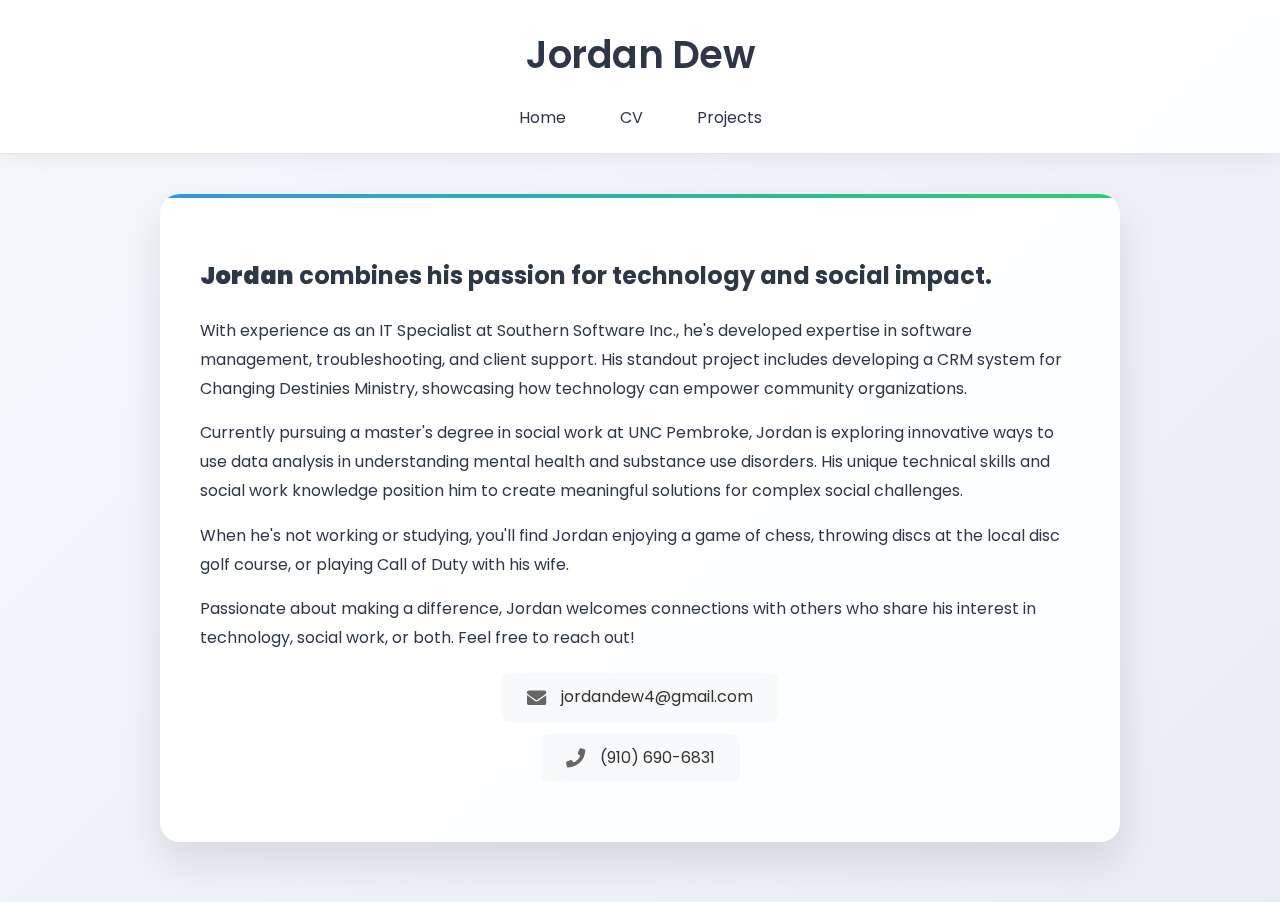
<file: about.html>
<!DOCTYPE html>
<html lang="en">
<head>
    <meta charset="UTF-8">
    <meta name="viewport" content="width=device-width, initial-scale=1.0">
    <title>About - Jordan Dew</title>
    <link rel="stylesheet" href="style.css">
</head>
<body>
    <header class="header">
        <h1>Jordan Dew</h1>
        <nav class="main-nav">
            <a href="index.html">Home</a>
            <a href="cv.html">CV</a>
            <a href="projects.html">Projects</a>
        </nav>
    </header>

    <main class="main-content">
        <section class="about-section">
            <div class="about-text">
                <h2><strong>Jordan</strong> combines his passion for technology and social impact.</h2>

                <p>With experience as an IT Specialist at Southern Software Inc., he's
                developed expertise in software management, troubleshooting, and client
                support. His standout project includes developing a CRM system for
                Changing Destinies Ministry, showcasing how technology can empower
                community organizations.</p>

                <p>Currently pursuing a master's degree in social work at UNC Pembroke,
                Jordan is exploring innovative ways to use data analysis in
                understanding mental health and substance use disorders. His unique technical skills and social work knowledge position him
                to create meaningful solutions for complex social challenges.</p>

                <p>When he's not working or studying, you'll find Jordan enjoying a game
                of chess, throwing discs at the local disc golf course, or playing Call
                of Duty with his wife.</p>

                <p>Passionate about making a difference, Jordan welcomes connections with
                others who share his interest in technology, social work, or both. Feel
                free to reach out!</p>

                <div class="contact-icons">
                    <a href="mailto:jordandew4@gmail.com" class="contact-icon">
                        <i class="fas fa-envelope"></i>
                        jordandew4@gmail.com
                    </a>
                    <a href="tel:9106906831" class="contact-icon">
                        <i class="fas fa-phone"></i>
                        (910) 690-6831
                    </a>
                </div>
            </div>
        </section>
    </main>
</body>
</html>
</file>
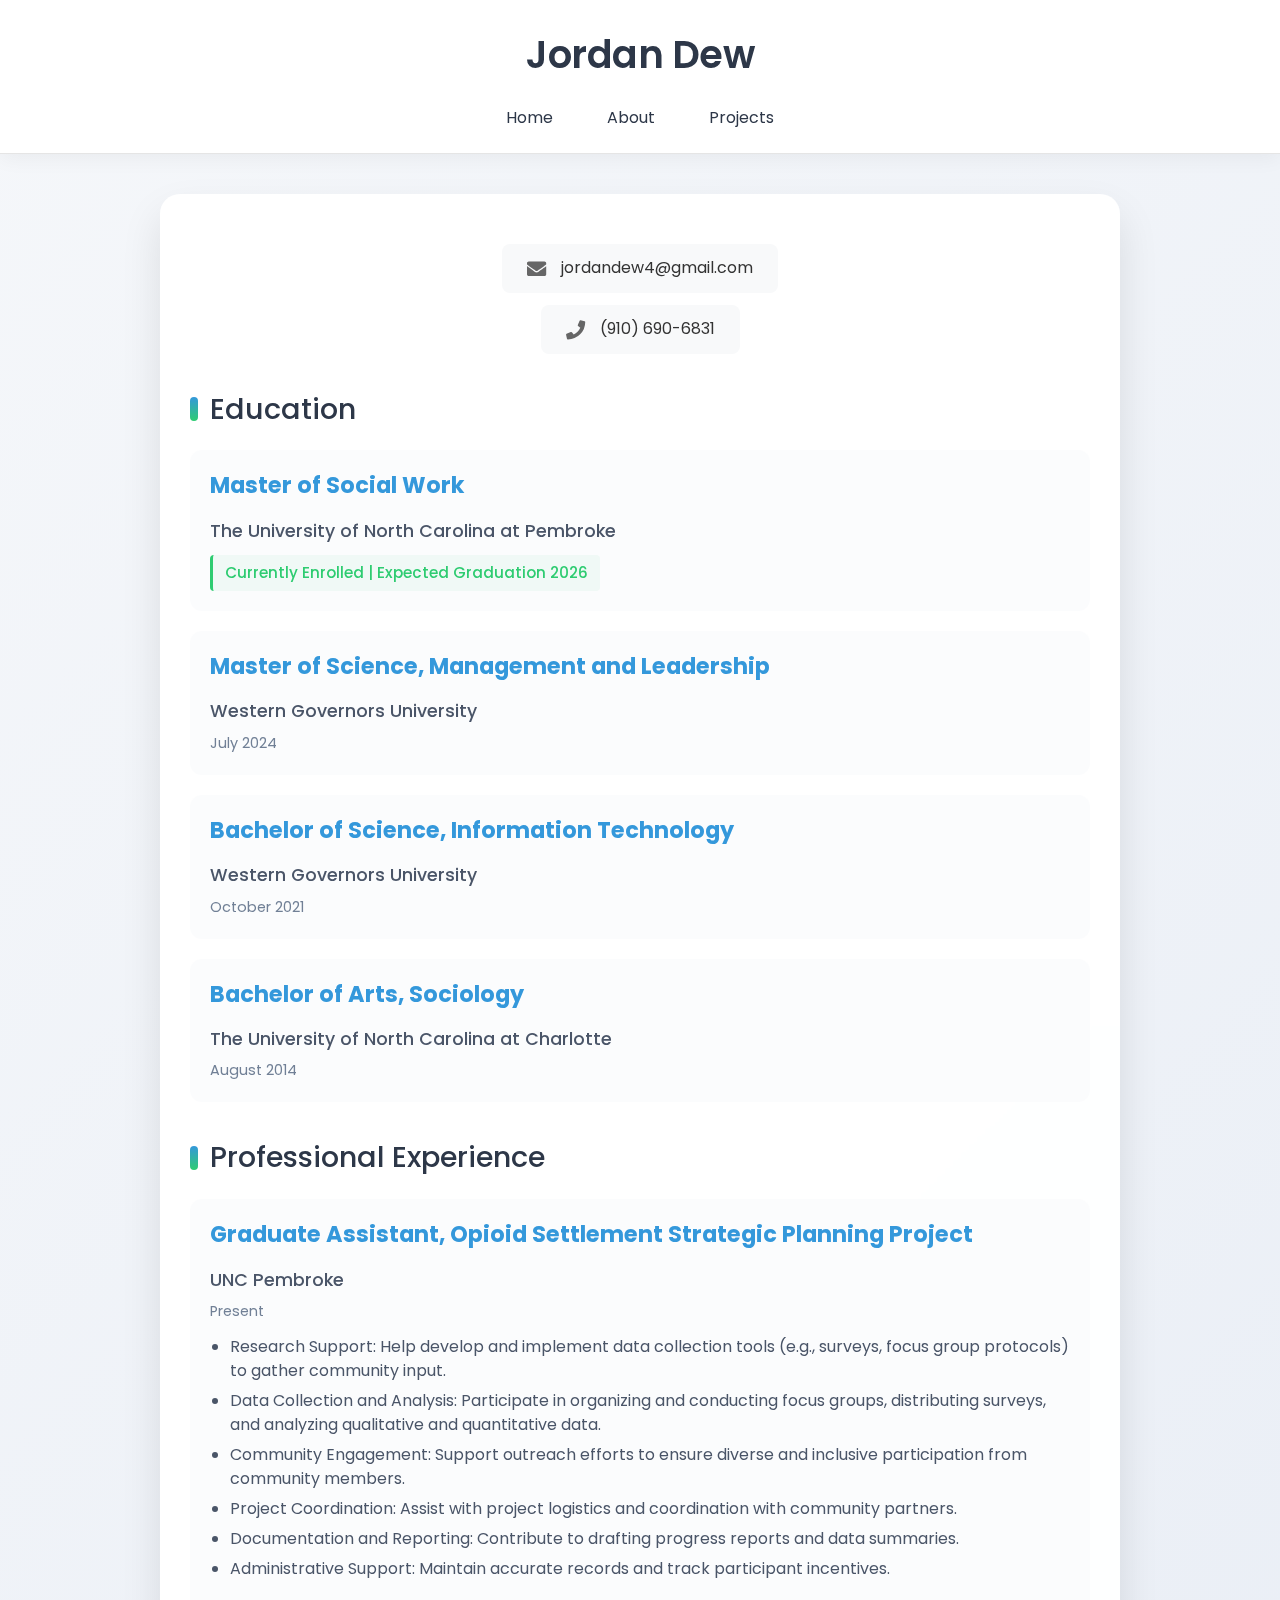
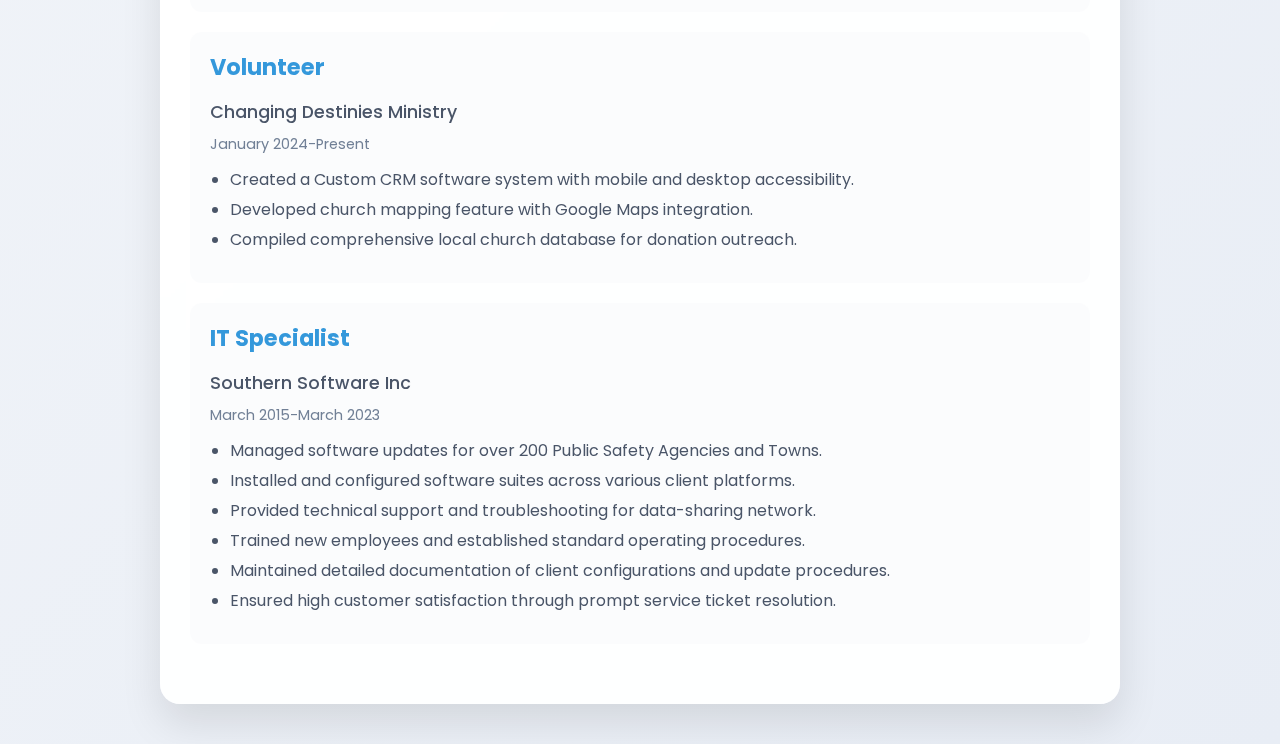
<file: cv.html>
<!DOCTYPE html>
<html lang="en">
<head>
    <meta charset="UTF-8">
    <meta name="viewport" content="width=device-width, initial-scale=1.0">
    <title>CV - Jordan Dew</title>
    <link rel="stylesheet" href="style.css">
    <link rel="stylesheet" href="https://cdnjs.cloudflare.com/ajax/libs/font-awesome/5.15.4/css/all.min.css">
</head>
<body>
    <div class="header">
        <h1>Jordan Dew</h1>
        <nav class="main-nav">
            <a href="index.html">Home</a>
            <a href="about.html">About</a>
            
            <a href="projects.html">Projects</a>
        </nav>
    </div>

    <main class="main-content">
        <div class="cv-container">
            <div class="cv-header">
                <div class="contact-icons">
                    <a href="mailto:jordandew4@gmail.com" class="contact-icon">
                        <i class="fas fa-envelope"></i>
                        jordandew4@gmail.com
                    </a>
                    <a href="tel:9106906831" class="contact-icon">
                        <i class="fas fa-phone"></i>
                        (910) 690-6831
                    </a>
                </div>
            </div>

            <section class="cv-section">
                <h3>Education</h3>
                <div class="cv-item">
                    <h4>Master of Social Work</h4>
                    <p class="institution">The University of North Carolina at Pembroke</p>
                    <p class="current-status">Currently Enrolled | Expected Graduation 2026</p>
                </div>

                <div class="cv-item">
                    <h4>Master of Science, Management and Leadership</h4>
                    <p class="institution">Western Governors University</p>
                    <p class="date">July 2024</p>
                </div>

                <div class="cv-item">
                    <h4>Bachelor of Science, Information Technology</h4>
                    <p class="institution">Western Governors University</p>
                    <p class="date">October 2021</p>
                </div>

                <div class="cv-item">
                    <h4>Bachelor of Arts, Sociology</h4>
                    <p class="institution">The University of North Carolina at Charlotte</p>
                    <p class="date">August 2014</p>
                </div>
            </section>

            <section class="cv-section">
                <h3>Professional Experience</h3>
                <div class="cv-item">
                    <h4>Graduate Assistant, Opioid Settlement Strategic Planning Project</h4>
                    <p class="institution">UNC Pembroke</p>
                    <p class="date">Present</p>
                    <ul>
                        <li>Research Support: Help develop and implement data collection tools (e.g., surveys, focus group protocols) to gather community input.</li>
                        <li>Data Collection and Analysis: Participate in organizing and conducting focus groups, distributing surveys, and analyzing qualitative and quantitative data.</li>
                        <li>Community Engagement: Support outreach efforts to ensure diverse and inclusive participation from community members.</li>
                        <li>Project Coordination: Assist with project logistics and coordination with community partners.</li>
                        <li>Documentation and Reporting: Contribute to drafting progress reports and data summaries.</li>
                        <li>Administrative Support: Maintain accurate records and track participant incentives.</li>
                    </ul>
                </div>

                <div class="cv-item">
                    <h4>Volunteer</h4>
                    <p class="institution">Changing Destinies Ministry</p>
                    <p class="date">January 2024-Present</p>
                    <ul>
                        <li>Created a Custom CRM software system with mobile and desktop accessibility.</li>
                        <li>Developed church mapping feature with Google Maps integration.</li>
                        <li>Compiled comprehensive local church database for donation outreach.</li>
                    </ul>
                </div>

                <div class="cv-item">
                    <h4>IT Specialist</h4>
                    <p class="institution">Southern Software Inc</p>
                    <p class="date">March 2015-March 2023</p>
                    <ul>
                        <li>Managed software updates for over 200 Public Safety Agencies and Towns.</li>
                        <li>Installed and configured software suites across various client platforms.</li>
                        <li>Provided technical support and troubleshooting for data-sharing network.</li>
                        <li>Trained new employees and established standard operating procedures.</li>
                        <li>Maintained detailed documentation of client configurations and update procedures.</li>
                        <li>Ensured high customer satisfaction through prompt service ticket resolution.</li>
                    </ul>
                </div>
            </section>
        </div>
    </main>
</body>
</html>
</file>
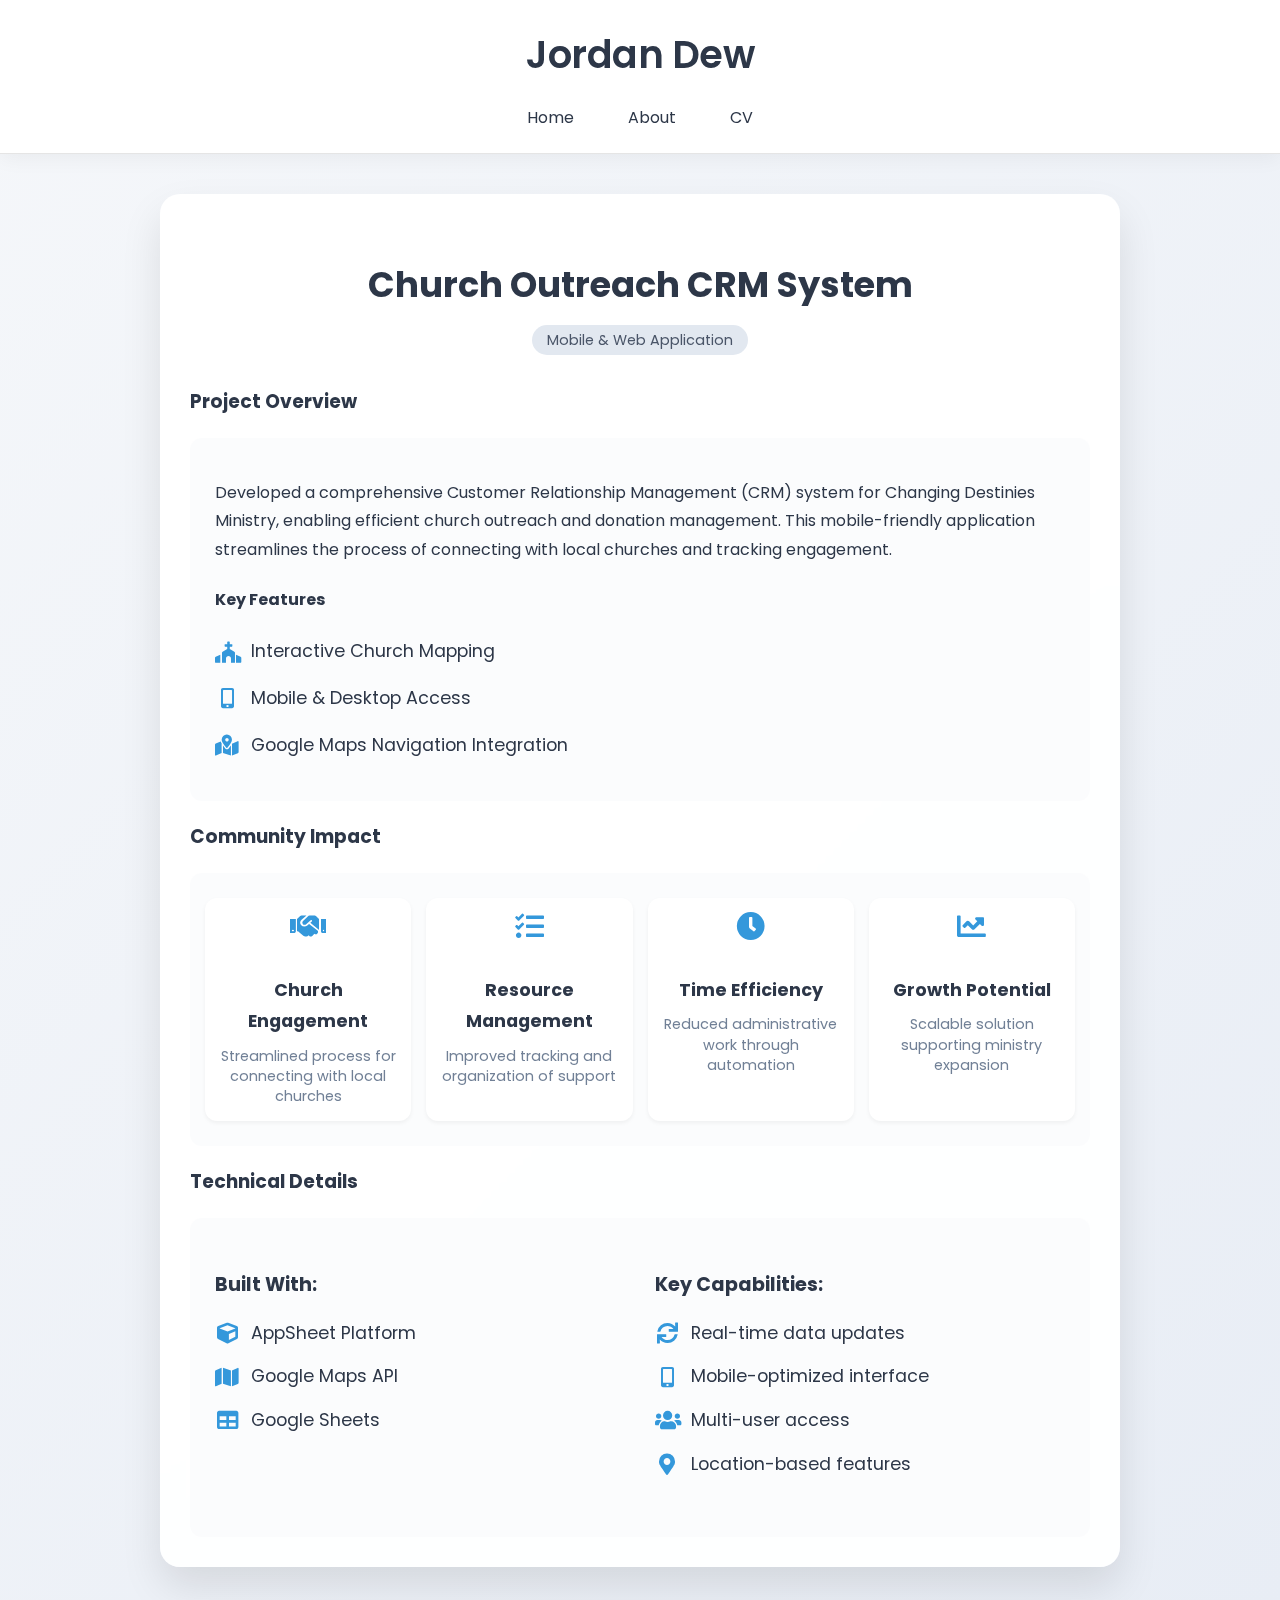
<file: projects.html>
<!DOCTYPE html>
<html lang="en">
<head>
    <meta charset="UTF-8">
    <meta name="viewport" content="width=device-width, initial-scale=1.0">
    <title>Projects - Jordan Dew</title>
    <link rel="stylesheet" href="style.css">
</head>
<body>
    <header class="header">
        <h1>Jordan Dew</h1>
        <nav class="main-nav">
            <a href="index.html">Home</a>
            <a href="about.html">About</a>
            <a href="cv.html">CV</a>
            
        </nav>
    </header>

    <main class="main-content">
        <div class="project-container">
            <div class="project-header">
                <h2>Church Outreach CRM System</h2>
                <span class="project-tag">Mobile & Web Application</span>
            </div>

            <section class="section project-section overview">
                <h3>Project Overview</h3>
                <div class="project-content">
                    <p>Developed a comprehensive Customer Relationship Management (CRM) system for Changing Destinies Ministry, enabling efficient church outreach and donation management. This mobile-friendly application streamlines the process of connecting with local churches and tracking engagement.</p>

                    <div class="key-features">
                        <h4>Key Features</h4>
                        <ul>
                            <li><i class="fas fa-church"></i> Interactive Church Mapping</li>
                            <li><i class="fas fa-mobile-alt"></i> Mobile & Desktop Access</li>
                            <li><i class="fas fa-map-marked-alt"></i> Google Maps Navigation Integration</li>
                        </ul>
                    </div>
                </div>
            </section>

            <section class="section impact">
                <h3>Community Impact</h3>
                <div class="project-content">
                    <div class="impact-grid">
                        <div class="impact-item">
                            <i class="fas fa-handshake"></i>
                            <h4>Church Engagement</h4>
                            <p>Streamlined process for connecting with local churches</p>
                        </div>

                        <div class="impact-item">
                            <i class="fas fa-tasks"></i>
                            <h4>Resource Management</h4>
                            <p>Improved tracking and organization of support</p>
                        </div>

                        <div class="impact-item">
                            <i class="fas fa-clock"></i>
                            <h4>Time Efficiency</h4>
                            <p>Reduced administrative work through automation</p>
                        </div>

                        <div class="impact-item">
                            <i class="fas fa-chart-line"></i>
                            <h4>Growth Potential</h4>
                            <p>Scalable solution supporting ministry expansion</p>
                        </div>
                    </div>
                </div>
            </section>

            <section class="section technical">
                <h3>Technical Details</h3>
                <div class="project-content">
                    <div class="tech-stack">
                        <div class="tech-item">
                            <h4>Built With:</h4>
                            <ul>
                                <li><i class="fas fa-cube"></i> AppSheet Platform</li>
                                <li><i class="fas fa-map"></i> Google Maps API</li>
                                <li><i class="fas fa-table"></i> Google Sheets</li>
                            </ul>
                        </div>

                        <div class="tech-item">
                            <h4>Key Capabilities:</h4>
                            <ul>
                                <li><i class="fas fa-sync"></i> Real-time data updates</li>
                                <li><i class="fas fa-mobile-alt"></i> Mobile-optimized interface</li>
                                <li><i class="fas fa-users"></i> Multi-user access</li>
                                <li><i class="fas fa-map-marker-alt"></i> Location-based features</li>
                            </ul>
                        </div>
                    </div>
                </div>
            </section>
        </div>
    </main>
</body>
</html>
</file>
<file: style.css>
/* Import Google Fonts */
@import url('https://fonts.googleapis.com/css2?family=Poppins:wght@300;400;500;600&display=swap');
@import url('https://cdnjs.cloudflare.com/ajax/libs/font-awesome/5.15.4/css/all.min.css');

/* General Styles */
* {
    box-sizing: border-box;
}

body {
    font-family: 'Poppins', sans-serif;
    margin: 0;
    background: linear-gradient(135deg, #f5f7fa 0%, #e8edf5 100%);
    color: #2d3748;
    line-height: 1.8;
}

/* Header Styles */
.header {
    background-color: rgba(255, 255, 255, 0.95);
    padding: 20px;
    text-align: center;
    border-bottom: 1px solid rgba(0, 0, 0, 0.1);
    backdrop-filter: blur(10px);
    position: sticky;
    top: 0;
    z-index: 1000;
    box-shadow: 0 4px 20px rgba(0, 0, 0, 0.05);
}

.header h1 {
    color: #2d3748;
    font-size: 2.4em;
    font-weight: 600;
    margin: 0;
    letter-spacing: -0.5px;
}

/* Navigation Styles */
.main-nav {
    margin-top: 15px;
}

.main-nav a {
    color: #2d3748;
    text-decoration: none;
    margin: 0 15px;
    padding: 5px 10px;
    border-radius: 4px;
    transition: all 0.3s ease;
}

.main-nav a:hover {
    background: rgba(52, 152, 219, 0.1);
    color: #3498db;
}

/* Main Content Styles */
.main-content {
    max-width: 1000px;
    margin: 40px auto;
    padding: 0 20px;
}

/* Home Page Styles */
.home-container {
    animation: fadeIn 0.8s ease-out;
}

.hero-section {
    text-align: center;
    margin-bottom: 60px;
}

.hero-content {
    display: flex;
    flex-direction: column;
    align-items: center;
    gap: 30px;
}

.hero-content .profile-image-container {
    width: 300px;
    height: 400px;
    border-radius: 15px;
    overflow: hidden;
    box-shadow: 0 20px 40px rgba(0, 0, 0, 0.1);
}

.hero-content .profile-image {
    width: 100%;
    height: 100%;
    object-fit: cover;
    transition: transform 0.5s ease;
}

.hero-content .profile-image:hover {
    transform: scale(1.03);
}

.hero-text h2 {
    font-size: 2.5em;
    color: #2d3748;
    margin-bottom: 15px;
}

.hero-text p {
    font-size: 1.2em;
    color: #4a5568;
}

/* Quick Links Section */
.quick-links {
    display: grid;
    grid-template-columns: repeat(3, 1fr);
    gap: 30px;
    margin-bottom: 60px;
    padding: 0;
}

.link-card {
    background: white;
    padding: 30px 20px;
    border-radius: 15px;
    text-align: center;
    transition: transform 0.3s ease, box-shadow 0.3s ease;
    box-shadow: 0 4px 6px rgba(0, 0, 0, 0.05);
    display: flex;
    flex-direction: column;
    align-items: center;
    justify-content: center;
}

.link-card:hover {
    transform: translateY(-5px);
    box-shadow: 0 10px 20px rgba(0, 0, 0, 0.1);
}

.link-card i {
    font-size: 2em;
    color: #3498db;
    margin-bottom: 15px;
}

.link-card h3 {
    color: #2d3748;
    margin: 15px 0 10px 0;
    font-size: 1.4em;
    line-height: 1.3;
}

.link-card p {
    color: #718096;
    margin: 0 0 20px 0;
    font-size: 0.95em;
    line-height: 1.5;
}

.card-link {
    display: inline-block;
    padding: 8px 20px;
    background: rgba(52, 152, 219, 0.1);
    color: #3498db;
    text-decoration: none;
    border-radius: 6px;
    transition: all 0.3s ease;
    margin-top: auto;
}

.card-link:hover {
    background: #3498db;
    color: white;
}

/* Current Focus Section */
.current-focus {
    background: white;
    padding: 40px;
    border-radius: 20px;
    box-shadow: 0 4px 6px rgba(0, 0, 0, 0.05);
}

.current-focus h3 {
    color: #2d3748;
    margin-bottom: 30px;
    padding-left: 20px;
    position: relative;
}

.current-focus h3::before {
    content: '';
    position: absolute;
    left: 0;
    top: 50%;
    transform: translateY(-50%);
    width: 8px;
    height: 24px;
    background: linear-gradient(180deg, #3498db, #2ecc71);
    border-radius: 4px;
}

.focus-content {
    display: grid;
    grid-template-columns: repeat(2, 1fr);
    gap: 30px;
}

.focus-item {
    display: flex;
    align-items: flex-start;
    gap: 20px;
    padding: 20px;
    background: rgba(248, 250, 252, 0.5);
    border-radius: 12px;
    transition: transform 0.3s ease;
}

.focus-item:hover {
    transform: translateY(-2px);
}

.focus-item i {
    font-size: 1.5em;
    color: #3498db;
    flex-shrink: 0;
}

.focus-text h4 {
    color: #2d3748;
    margin-bottom: 8px;
}

.focus-text p {
    color: #718096;
    font-size: 0.95em;
    margin: 0;
}

/* About Section Styles */
.about-section {
    display: flex;
    gap: 50px;
    align-items: stretch;
    margin-bottom: 60px;
    animation: fadeIn 0.8s ease-out;
}

.about-text {
    background: rgba(255, 255, 255, 0.95);
    padding: 40px;
    border-radius: 20px;
    box-shadow: 0 20px 40px rgba(0, 0, 0, 0.1);
    backdrop-filter: blur(10px);
    flex: 1;
    position: relative;
    overflow: hidden;
}

.about-text::before {
    content: '';
    position: absolute;
    top: 0;
    left: 0;
    right: 0;
    height: 4px;
    background: linear-gradient(90deg, #3498db, #2ecc71);
    border-radius: 4px 4px 0 0;
}

.name-bold {
    font-weight: 600;
    color: #3498db;
    position: relative;
    display: inline-block;
}

/* CV Styles */
.cv-container {
    background: rgba(255, 255, 255, 0.95);
    padding: 30px;
    border-radius: 20px;
    box-shadow: 0 20px 40px rgba(0, 0, 0, 0.1);
    backdrop-filter: blur(10px);
    animation: fadeIn 0.8s ease-out;
}

.cv-header {
    margin-bottom: 30px;
    text-align: center;
}

.contact-icons {
    display: flex;
    flex-direction: column;
    align-items: center;
    gap: 12px;
    margin: 20px 0;
}

.contact-icon {
    display: flex;
    align-items: center;
    padding: 10px 25px;
    background: #f8f9fa;
    border-radius: 8px;
    text-decoration: none;
    transition: all 0.3s ease;
    color: #333;
}

.contact-icon:hover {
    transform: translateY(-2px);
    background: #ffffff;
    box-shadow: 0 4px 15px rgba(0, 0, 0, 0.1);
}

.contact-icon i {
    font-size: 1.2em;
    margin-right: 15px;
    color: #666;
}

.cv-section {
    margin-bottom: 30px;
    animation: slideUp 0.8s ease-out;
}

.cv-section h3 {
    color: #2d3748;
    font-size: 1.8em;
    font-weight: 500;
    margin-bottom: 15px;
    padding-left: 20px;
    position: relative;
}

.cv-section h3::before {
    content: '';
    position: absolute;
    left: 0;
    top: 50%;
    transform: translateY(-50%);
    width: 8px;
    height: 24px;
    background: linear-gradient(180deg, #3498db, #2ecc71);
    border-radius: 4px;
}

.cv-item {
    margin-bottom: 20px;
    padding: 15px 20px;
    background: rgba(248, 250, 252, 0.5);
    border-radius: 12px;
    transition: transform 0.3s ease;
}

.cv-item:hover {
    transform: translateY(-2px);
}

.cv-item h4 {
    color: #3498db;
    font-size: 1.4em;
    margin: 0 0 10px 0;
}

.cv-item .institution {
    color: #4a5568;
    font-weight: 500;
    margin: 3px 0;
    font-size: 1.1em;
}

.cv-item .date {
    color: #718096;
    font-size: 0.9em;
    margin: 3px 0;
}

.cv-item .current-status {
    color: #2ecc71;
    font-weight: 500;
    font-size: 0.95em;
    margin: 5px 0;
    border-left: 3px solid #2ecc71;
    padding-left: 10px;
    background: rgba(46, 204, 113, 0.05);
    display: inline-block;
    padding: 4px 12px;
    border-radius: 4px;
}

.cv-item ul {
    margin-top: 10px;
    padding-left: 20px;
}

.cv-item li {
    color: #4a5568;
    margin-bottom: 6px;
    line-height: 1.5;
}

/* Project Styles */
.project-container {
    background: rgba(255, 255, 255, 0.95);
    padding: 30px;
    border-radius: 20px;
    box-shadow: 0 20px 40px rgba(0, 0, 0, 0.1);
    backdrop-filter: blur(10px);
    animation: fadeIn 0.8s ease-out;
}

.project-header {
    text-align: center;
    margin-bottom: 30px;
}

.project-header h2 {
    color: #2d3748;
    font-size: 2.2em;
    margin-bottom: 10px;
}

.project-tag {
    background: #e2e8f0;
    padding: 5px 15px;
    border-radius: 20px;
    font-size: 0.9em;
    color: #4a5568;
}

.project-content {
    background: rgba(248, 250, 252, 0.5);
    padding: 25px;
    border-radius: 12px;
}

/* Key Features Section */
.key-features {
    margin-top: 20px;
}

.key-features ul {
    list-style: none;
    padding: 0;
    margin: 0;
}

.key-features li {
    display: flex;
    align-items: center;
    margin-bottom: 15px;
    gap: 12px;
    font-size: 1.1em;
    color: #2d3748;
}

.key-features i {
    font-size: 1.2em;
    color: #3498db;
    width: 24px;
    text-align: center;
    flex-shrink: 0;
}

/* Impact Grid */
.impact-grid {
    display: grid;
    grid-template-columns: repeat(4, 1fr);
    gap: 15px;
    margin: 0 -10px;
}

.impact-item {
    text-align: center;
    padding: 15px;
    background: white;
    border-radius: 12px;
    box-shadow: 0 2px 4px rgba(0, 0, 0, 0.05);
}

.impact-item i {
    font-size: 1.8em;
    color: #3498db;
    margin-bottom: 10px;
}

.impact-item h4 {
    color: #2d3748;
    margin-bottom: 8px;
    font-size: 1.1em;
}

.impact-item p {
    color: #718096;
    font-size: 0.9em;
    line-height: 1.4;
    margin: 0;
}

/* Technical Details Section */
.tech-stack {
    display: grid;
    grid-template-columns: repeat(2, 1fr);
    gap: 30px;
}

.tech-item {
    margin-bottom: 20px;
}

.tech-item h4 {
    color: #2d3748;
margin-bottom: 15px;
font-size: 1.2em;
}
.tech-item ul {
list-style: none;
padding: 0;
margin: 0;
}
.tech-item li {
display: flex;
align-items: center;
gap: 12px;
margin-bottom: 12px;
color: #2d3748;
font-size: 1.1em;
}
.tech-item li i {
color: #3498db;
font-size: 1.2em;
width: 24px;
text-align: center;
flex-shrink: 0;
}
/* Animations */
@keyframes fadeIn {
from {
opacity: 0;
transform: translateY(20px);
}
to {
opacity: 1;
transform: translateY(0);
}
}
@keyframes slideUp {
from {
opacity: 0;
transform: translateY(40px);
}
to {
opacity: 1;
transform: translateY(0);
}
}
/* Mobile Responsive Styles */
@media (max-width: 768px) {
    .main-content {
        padding: 0 15px;
        margin: 20px auto;
    }

    /* Header */
    .header h1 {
        font-size: 1.8em;
    }

    .main-nav {
        display: flex;
        flex-wrap: wrap;
        justify-content: center;
        gap: 10px;
        background-color: rgba(255, 255, 255, 0.98);
        padding: 10px;
        border-radius: 8px;
        margin-top: 10px;
    }

    .main-nav a {
        font-size: 1.1em;
        padding: 10px 20px;
        margin: 5px;
    }

    /* Hero Section */
    .hero-section {
        margin-bottom: 30px;
    }

    .hero-content {
        padding: 20px 0;
    }

    .hero-content .profile-image-container {
        width: 250px;
        height: 330px;
    }

    .hero-text h2 {
        font-size: 1.8em;
        line-height: 1.3;
    }

    .hero-text p {
        font-size: 1.1em;
        line-height: 1.6;
    }

    /* Quick Links */
    .quick-links {
        grid-template-columns: 1fr;
        gap: 20px;
        margin: 0 15px 30px 15px;
    }

    .link-card {
        padding: 25px 20px;
        min-height: auto;
    }

    .link-card h3 {
        font-size: 1.3em;
        margin: 12px 0 8px 0;
    }

    .link-card p {
        font-size: 0.95em;
        margin: 0 0 15px 0;
        padding: 0 10px;
    }

    .link-card i {
        font-size: 1.8em;
    }

    /* Current Focus */
    .current-focus {
        padding: 25px;
        margin: 0 15px;
    }

    .focus-content {
        grid-template-columns: 1fr;
        gap: 20px;
    }

    .focus-item {
        padding: 20px;
    }

    /* About Page */
    .about-section {
        flex-direction: column;
        gap: 30px;
        margin: 20px 0;
    }

    .about-text {
        padding: 25px;
        text-align: center;
    }

    .contact-icons {
        flex-direction: row;
        justify-content: center;
        gap: 20px;
        margin-top: 20px;
    }
    .cv-container {
        padding: 20px 15px;
        margin: 15px;
    }

    .cv-item {
        padding: 15px;
    }

    .cv-item h4 {
        font-size: 1.2em;
    }

    .contact-icons {
        flex-direction: column;
        padding: 0 15px;
    }

    .contact-icon {
        width: 100%;
        justify-content: center;
    }

    /* Projects Page Mobile Styles */
    .project-container {
        padding: 20px 15px;
        margin: 15px;
    }

    .project-header h2 {
        font-size: 1.8em;
    }

    .impact-grid {
        grid-template-columns: 1fr 1fr;  /* Change from 4 columns to 2 on mobile */
        gap: 10px;
        margin: 0;
    }

    .tech-stack {
        grid-template-columns: 1fr;  /* Change to single column on mobile */
        gap: 15px;
    }

    .project-content {
        padding: 15px;
    }

    /* About Page Mobile Styles */
    .about-text {
        padding: 20px 15px;
        margin: 15px;
        text-align: left;  /* Change from center to left alignment */
    }

    .about-text h2 {
        font-size: 1.6em;
        line-height: 1.3;
    }

    .about-section .contact-icons {
        flex-direction: column;
        align-items: stretch;
        padding: 0;
    }

    /* General mobile adjustments */
    .main-content {
        padding: 10px;
    }

    h3 {
        font-size: 1.5em;
    }
}
</file>
